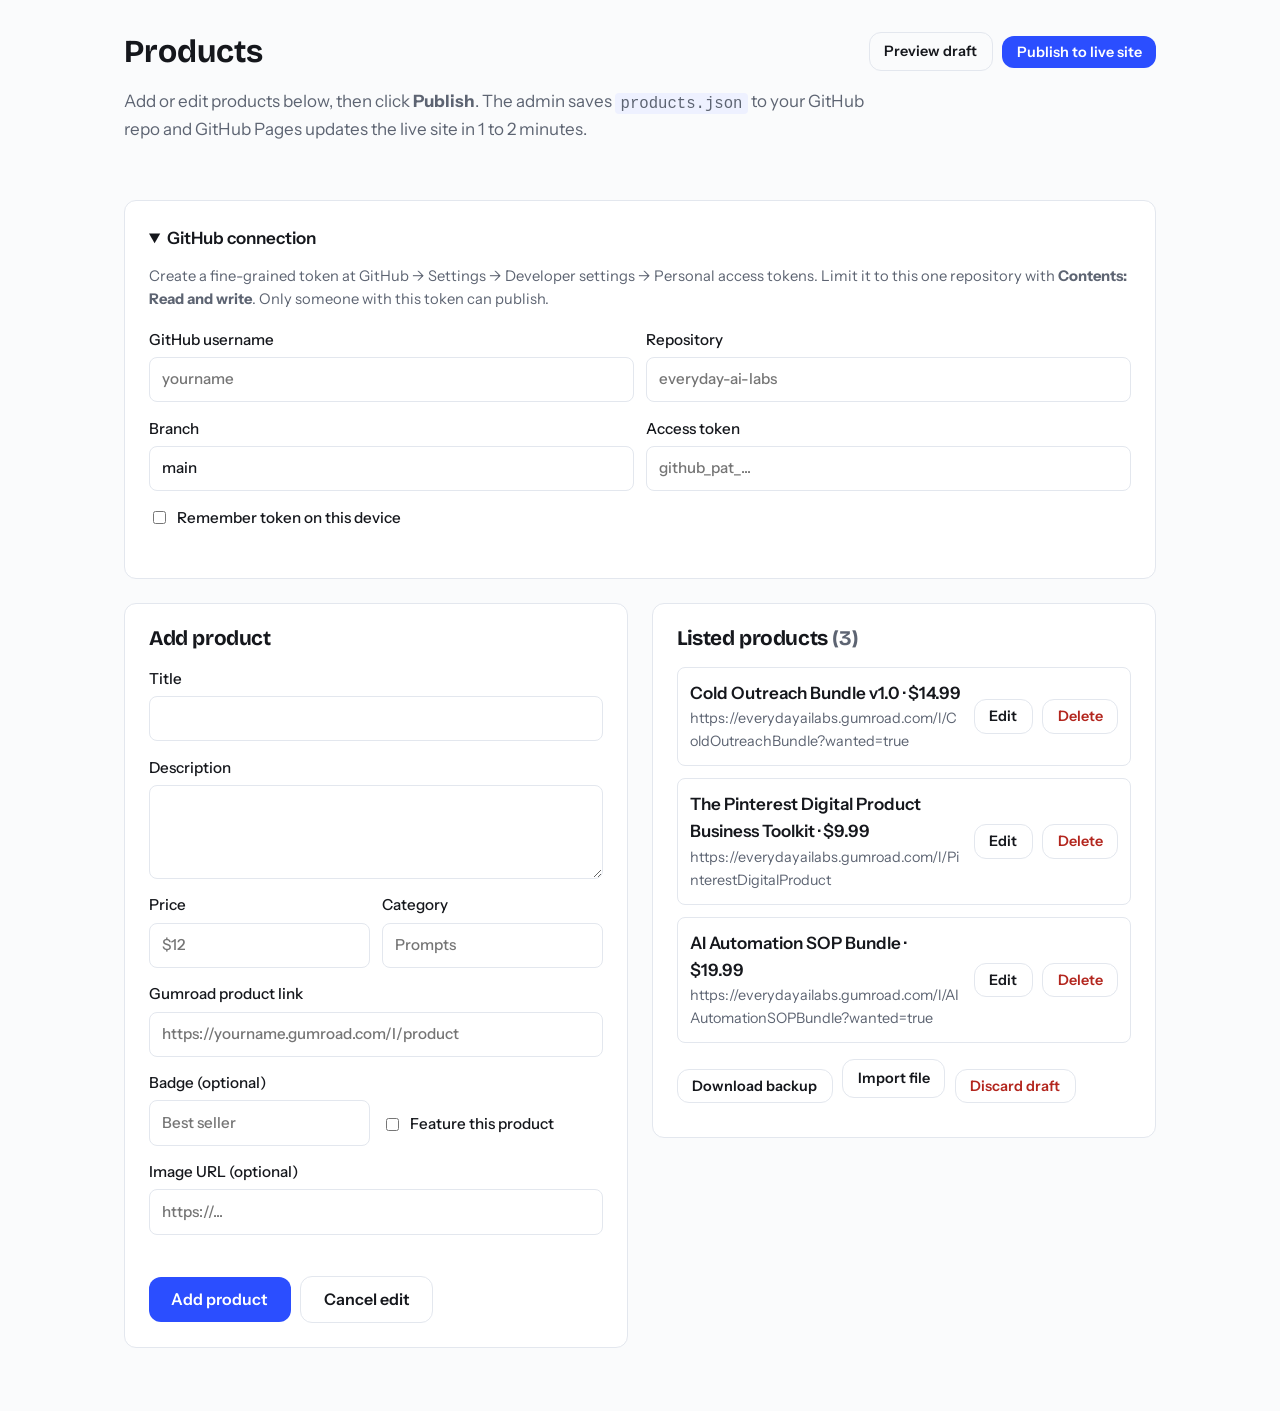
<file: admin.html>
<!DOCTYPE html>
<html lang="en">
<head>
<meta charset="utf-8">
<meta name="viewport" content="width=device-width, initial-scale=1">
<meta name="robots" content="noindex, nofollow">
<title>Admin · Everyday AI Labs</title>
<link rel="preconnect" href="https://fonts.googleapis.com">
<link rel="preconnect" href="https://fonts.gstatic.com" crossorigin>
<link href="https://fonts.googleapis.com/css2?family=Bricolage+Grotesque:opsz,wght@12..96,500;12..96,700&family=Instrument+Sans:wght@400;500;600&display=swap" rel="stylesheet">
<link rel="stylesheet" href="styles.css">
<link rel="stylesheet" href="admin.css">
</head>
<body>
<div class="panel">
  <header class="top">
    <h1>Products</h1>
    <div class="actions">
      <a class="btn ghost small" href="index.html?preview=1" target="_blank" rel="noopener">Preview draft</a>
      <button id="publish" class="btn small" type="button">Publish to live site</button>
    </div>
  </header>
  <p class="note">Add or edit products below, then click <strong>Publish</strong>. The admin saves <code>products.json</code> to your GitHub repo and GitHub Pages updates the live site in 1 to 2 minutes. <span id="dirty" class="dirty" hidden>You have unpublished changes.</span></p>
  <p id="status" class="status" role="status"></p>

  <details id="gh" class="box gh">
    <summary>GitHub connection</summary>
    <p class="muted small-t">Create a fine-grained token at GitHub &rarr; Settings &rarr; Developer settings &rarr; Personal access tokens. Limit it to this one repository with <strong>Contents: Read and write</strong>. Only someone with this token can publish.</p>
    <div class="two">
      <label>GitHub username <input id="ghOwner" autocomplete="off" placeholder="yourname"></label>
      <label>Repository <input id="ghRepo" autocomplete="off" placeholder="everyday-ai-labs"></label>
    </div>
    <div class="two">
      <label>Branch <input id="ghBranch" autocomplete="off" value="main"></label>
      <label>Access token <input id="ghToken" type="password" autocomplete="off" placeholder="github_pat_..."></label>
    </div>
    <label class="check"><input id="ghRemember" type="checkbox"> Remember token on this device</label>
  </details>

  <div class="cols">
    <form id="form" class="box">
      <h2 id="formTitle">Add product</h2>
      <input type="hidden" id="id">
      <label>Title <input id="title" required maxlength="80"></label>
      <label>Description <textarea id="description" rows="3" maxlength="240" required></textarea></label>
      <div class="two">
        <label>Price <input id="price" placeholder="$12" required maxlength="12"></label>
        <label>Category <input id="category" placeholder="Prompts" maxlength="30"></label>
      </div>
      <label>Gumroad product link <input id="url" type="url" placeholder="https://yourname.gumroad.com/l/product" required></label>
      <div class="two">
        <label>Badge (optional) <input id="badge" placeholder="Best seller" maxlength="20"></label>
        <label class="check"><input id="featured" type="checkbox"> Feature this product</label>
      </div>
      <label>Image URL (optional) <input id="image" type="url" placeholder="https://..."></label>
      <p id="formErr" class="err" role="alert"></p>
      <div class="actions">
        <button class="btn" type="submit" id="save">Add product</button>
        <button class="btn ghost" type="button" id="cancel" hidden>Cancel edit</button>
      </div>
    </form>

    <div class="box">
      <h2>Listed products <span id="count" class="muted"></span></h2>
      <ul id="list" class="list"></ul>
      <div class="actions">
        <button id="download" class="btn ghost small" type="button">Download backup</button>
        <label class="btn ghost small">Import file<input id="import" type="file" accept="application/json" hidden></label>
        <button id="reset" class="btn ghost small danger" type="button">Discard draft</button>
      </div>
    </div>
  </div>
</div>
<script src="admin.js"></script>
</body>
</html>
</file>
<file: styles.css>
:root{
  --bg:#fafbfc; --surface:#fff; --ink:#15171c; --muted:#5d6472; --line:#e3e7ee;
  --accent:#2b4eff; --accent-ink:#fff; --tint:#eef1ff; --r:12px;
  --shadow:0 1px 2px rgba(20,24,40,.05),0 8px 24px rgba(20,24,40,.06);
}
*{box-sizing:border-box}
html{scroll-behavior:smooth;scroll-padding-top:5rem}
body{margin:0;background:var(--bg);color:var(--ink);font:400 1.0625rem/1.6 "Instrument Sans",system-ui,sans-serif}
h1,h2,h3{font-family:"Bricolage Grotesque","Instrument Sans",system-ui,sans-serif;line-height:1.1;margin:0}
a{color:inherit}
:focus-visible{outline:3px solid var(--accent);outline-offset:3px;border-radius:6px}
.wrap{max-width:1080px;margin:0 auto;padding:5rem 1.5rem}
.muted{color:var(--muted)}

.bar{position:sticky;top:0;z-index:20;background:rgba(250,251,252,.88);backdrop-filter:blur(10px);border-bottom:1px solid transparent;transition:border-color .2s}
body.scrolled .bar{border-color:var(--line)}
.bar-in{display:flex;justify-content:space-between;align-items:center;max-width:1080px;margin:0 auto;padding:.9rem 1.5rem}
.logo{display:flex;align-items:center;gap:.6rem;font:700 1.15rem "Bricolage Grotesque",sans-serif;text-decoration:none}
.mono{display:grid;place-items:center;width:34px;height:34px;border-radius:10px;background:var(--accent);color:#fff;font-size:.9rem}
.bar nav{display:flex;align-items:center;gap:1.5rem}
.bar nav a:not(.btn){text-decoration:none;color:var(--muted);font-weight:500}
.bar nav a:not(.btn):hover{color:var(--ink)}
.bar-cta{opacity:0;pointer-events:none;transform:translateY(-4px);transition:opacity .2s,transform .2s}
body.scrolled .bar-cta{opacity:1;pointer-events:auto;transform:none}

.btn{display:inline-block;background:var(--accent);color:var(--accent-ink);padding:.8rem 1.4rem;border-radius:var(--r);font-weight:600;text-decoration:none;border:0;cursor:pointer;font-size:1rem;font-family:inherit;transition:transform .15s,background .15s}
.btn:hover{background:#1f3be0;transform:translateY(-1px)}
.btn.ghost{background:transparent;color:var(--ink);border:1px solid var(--line)}
.btn.ghost:hover{background:var(--tint);transform:none}
.btn.small{padding:.45rem .9rem;font-size:.9rem}
.btn.danger{color:#b3261e}

.hero{max-width:1080px;margin:0 auto;padding:4.5rem 1.5rem 5rem;display:grid;grid-template-columns:1.15fr .85fr;gap:3rem;align-items:center}
.hero h1{font-size:clamp(2.6rem,6vw,4.8rem);font-weight:700;letter-spacing:-.03em}
.mark{background:linear-gradient(transparent 62%,#cfd8ff 62%);padding:0 .1em}
.hero p{max-width:50ch;color:var(--muted);font-size:1.2rem;margin:1.5rem 0 2rem}
.trust{list-style:none;display:flex;flex-wrap:wrap;gap:.5rem 1.25rem;padding:0;margin:1.5rem 0 0;color:var(--muted);font-size:.95rem}
.trust li::before{content:"✓";color:var(--accent);font-weight:700;margin-right:.4rem}

.stack{position:relative;height:340px}
.mini{position:absolute;width:78%;background:var(--surface);border:1px solid var(--line);border-radius:var(--r);box-shadow:var(--shadow);padding:1.1rem 1.2rem;display:grid;gap:.25rem;transition:transform .3s}
.mini:nth-child(1){top:0;left:0;transform:rotate(-4deg)}
.mini:nth-child(2){top:105px;right:0;transform:rotate(3deg)}
.mini:nth-child(3){top:215px;left:6%;transform:rotate(-2deg)}
.mini small{color:var(--c);font-weight:600}
.mini b{font:700 1.2rem "Bricolage Grotesque",sans-serif}
.mini span{color:var(--muted)}
.stack:hover .mini{transform:rotate(0)}

.head{display:flex;flex-wrap:wrap;justify-content:space-between;align-items:end;gap:1rem;margin-bottom:2rem}
h2{font-size:clamp(1.9rem,4vw,2.7rem);letter-spacing:-.02em}
.filters{display:flex;gap:.5rem;max-width:100%;overflow-x:auto;padding-bottom:4px}
.chip{flex:none;border:1px solid var(--line);background:var(--surface);padding:.4rem .95rem;border-radius:999px;font:500 .95rem inherit;font-family:inherit;cursor:pointer;color:var(--muted)}
.chip[aria-pressed="true"]{background:var(--ink);border-color:var(--ink);color:#fff}

.grid{display:grid;grid-template-columns:repeat(auto-fill,minmax(290px,1fr));gap:1.5rem}
.card{background:var(--surface);border-radius:var(--r);box-shadow:var(--shadow);overflow:hidden;display:flex;flex-direction:column;transition:transform .2s,box-shadow .2s}
.card:hover{transform:translateY(-4px);box-shadow:0 2px 4px rgba(20,24,40,.06),0 16px 36px rgba(20,24,40,.1)}
.thumb{position:relative;aspect-ratio:16/10;background:var(--ct);display:grid;place-items:center;font:700 3.5rem "Bricolage Grotesque",sans-serif;color:var(--c)}
.thumb img{width:100%;height:100%;object-fit:cover;display:block}
.badge{position:absolute;top:.75rem;left:.75rem;background:var(--ink);color:#fff;font:600 .78rem "Instrument Sans",sans-serif;padding:.25rem .65rem;border-radius:999px}
.body{padding:1.25rem;display:flex;flex-direction:column;gap:.6rem;flex:1}
.cat{align-self:flex-start;font-size:.82rem;font-weight:600;color:var(--c);background:var(--ct);padding:.15rem .6rem;border-radius:999px}
.card h3{font-size:1.35rem}
.card p{margin:0;color:var(--muted);font-size:1rem;flex:1}
.buy{display:flex;justify-content:space-between;align-items:center;gap:1rem;margin-top:.75rem}
.price{font:700 1.4rem "Bricolage Grotesque",sans-serif}
@media (min-width:760px){
  .card.featured{grid-column:span 2;flex-direction:row}
  .card.featured .thumb{aspect-ratio:auto;flex:1 1 45%}
  .card.featured .body{flex:1 1 55%;justify-content:center;padding:2rem}
  .card.featured h3{font-size:1.8rem}
}

.band{background:var(--tint);background:#f1f3fb}
.steps{display:grid;grid-template-columns:repeat(auto-fit,minmax(230px,1fr));gap:1.5rem;margin-top:2rem}
.step{background:var(--surface);border-radius:var(--r);padding:1.5rem;box-shadow:var(--shadow)}
.step svg{width:34px;height:34px;fill:none;stroke:var(--accent);stroke-width:1.8;stroke-linecap:round;stroke-linejoin:round;margin-bottom:.8rem}
.step h3{font-size:1.2rem;margin-bottom:.4rem}
.step p{margin:0;color:var(--muted)}

.quotes{display:grid;grid-template-columns:repeat(auto-fit,minmax(260px,1fr));gap:1.5rem;margin-top:2rem}
figure{margin:0}
blockquote{margin:0 0 .8rem;font:italic 1.45rem/1.3 "Instrument Serif",Georgia,serif}
figcaption{color:var(--muted);font-size:.95rem}

.foot{border-top:1px solid var(--line);background:var(--surface)}
.foot .wrap{padding:2.5rem 1.5rem}
.foot p{margin:.4rem 0 1rem;color:var(--muted)}

.js .reveal{opacity:0;transform:translateY(14px);transition:opacity .5s,transform .5s}
.js .reveal.in{opacity:1;transform:none}

@media (prefers-reduced-motion:reduce){
  html{scroll-behavior:auto}
  *,*::before,*::after{transition:none!important}
  .js .reveal{opacity:1;transform:none}
}
@media (max-width:820px){
  .hero{grid-template-columns:1fr;padding-top:3rem}
  .stack{height:300px;max-width:420px}
  .bar nav a:not(.btn){display:none}
  .bar-cta{display:inline-block}
}
@media (max-width:560px){
  .wrap{padding:3.5rem 1.25rem}
  .buy{flex-direction:column;align-items:stretch}
  .buy .btn{text-align:center}
}
</file>
<file: admin.css>
.gate{min-height:100vh;display:grid;place-items:center;padding:1.5rem}
.gate form,.box{background:var(--surface);border:1px solid var(--line);border-radius:var(--r);padding:1.5rem}
.gate form{width:min(380px,100%);display:grid;gap:1rem}
.panel{max-width:1080px;margin:0 auto;padding:2rem 1.5rem 4rem}
.top{display:flex;flex-wrap:wrap;justify-content:space-between;align-items:center;gap:1rem}
.top h1{font-size:2rem}
.note{color:var(--muted);max-width:70ch}
.cols{display:grid;grid-template-columns:minmax(0,1fr) minmax(0,1fr);gap:1.5rem;align-items:start;margin-top:1.5rem}
.box h2{font-size:1.3rem;margin-bottom:1rem}
label{display:grid;gap:.3rem;font-weight:500;font-size:.95rem;margin-bottom:.9rem}
input,textarea{font:inherit;padding:.6rem .75rem;border:1px solid var(--line);border-radius:8px;background:#fff;color:var(--ink);width:100%}
.two{display:grid;grid-template-columns:1fr 1fr;gap:.75rem}
.actions{display:flex;flex-wrap:wrap;gap:.6rem;align-items:center}
.err{color:#b3261e;min-height:1.2em;margin:0 0 .5rem;font-size:.95rem}
.list{list-style:none;margin:0 0 1rem;padding:0;display:grid;gap:.75rem}
.list li{border:1px solid var(--line);border-radius:8px;padding:.75rem;display:flex;justify-content:space-between;gap:.75rem;align-items:center}
.list .t{font-weight:600}
.list .m{color:var(--muted);font-size:.9rem;word-break:break-all}
.list .actions{flex-shrink:0}
@media (max-width:820px){.cols{grid-template-columns:1fr}}

.check{display:flex;align-items:center;gap:.5rem;align-self:end;padding-bottom:.6rem}
.check input{width:auto}
.status{min-height:1.4em;margin:.75rem 0 0;font-weight:500;color:#1a7f37}.status.err{color:#b3261e}
.gh{margin-top:1rem}
.gh summary{cursor:pointer;font-weight:600}
.small-t{font-size:.92rem;margin:.75rem 0 1rem}
.dirty{color:#b45309;font-weight:600}
code{background:var(--tint);padding:.1rem .35rem;border-radius:4px;font-size:.92em}
</file>
